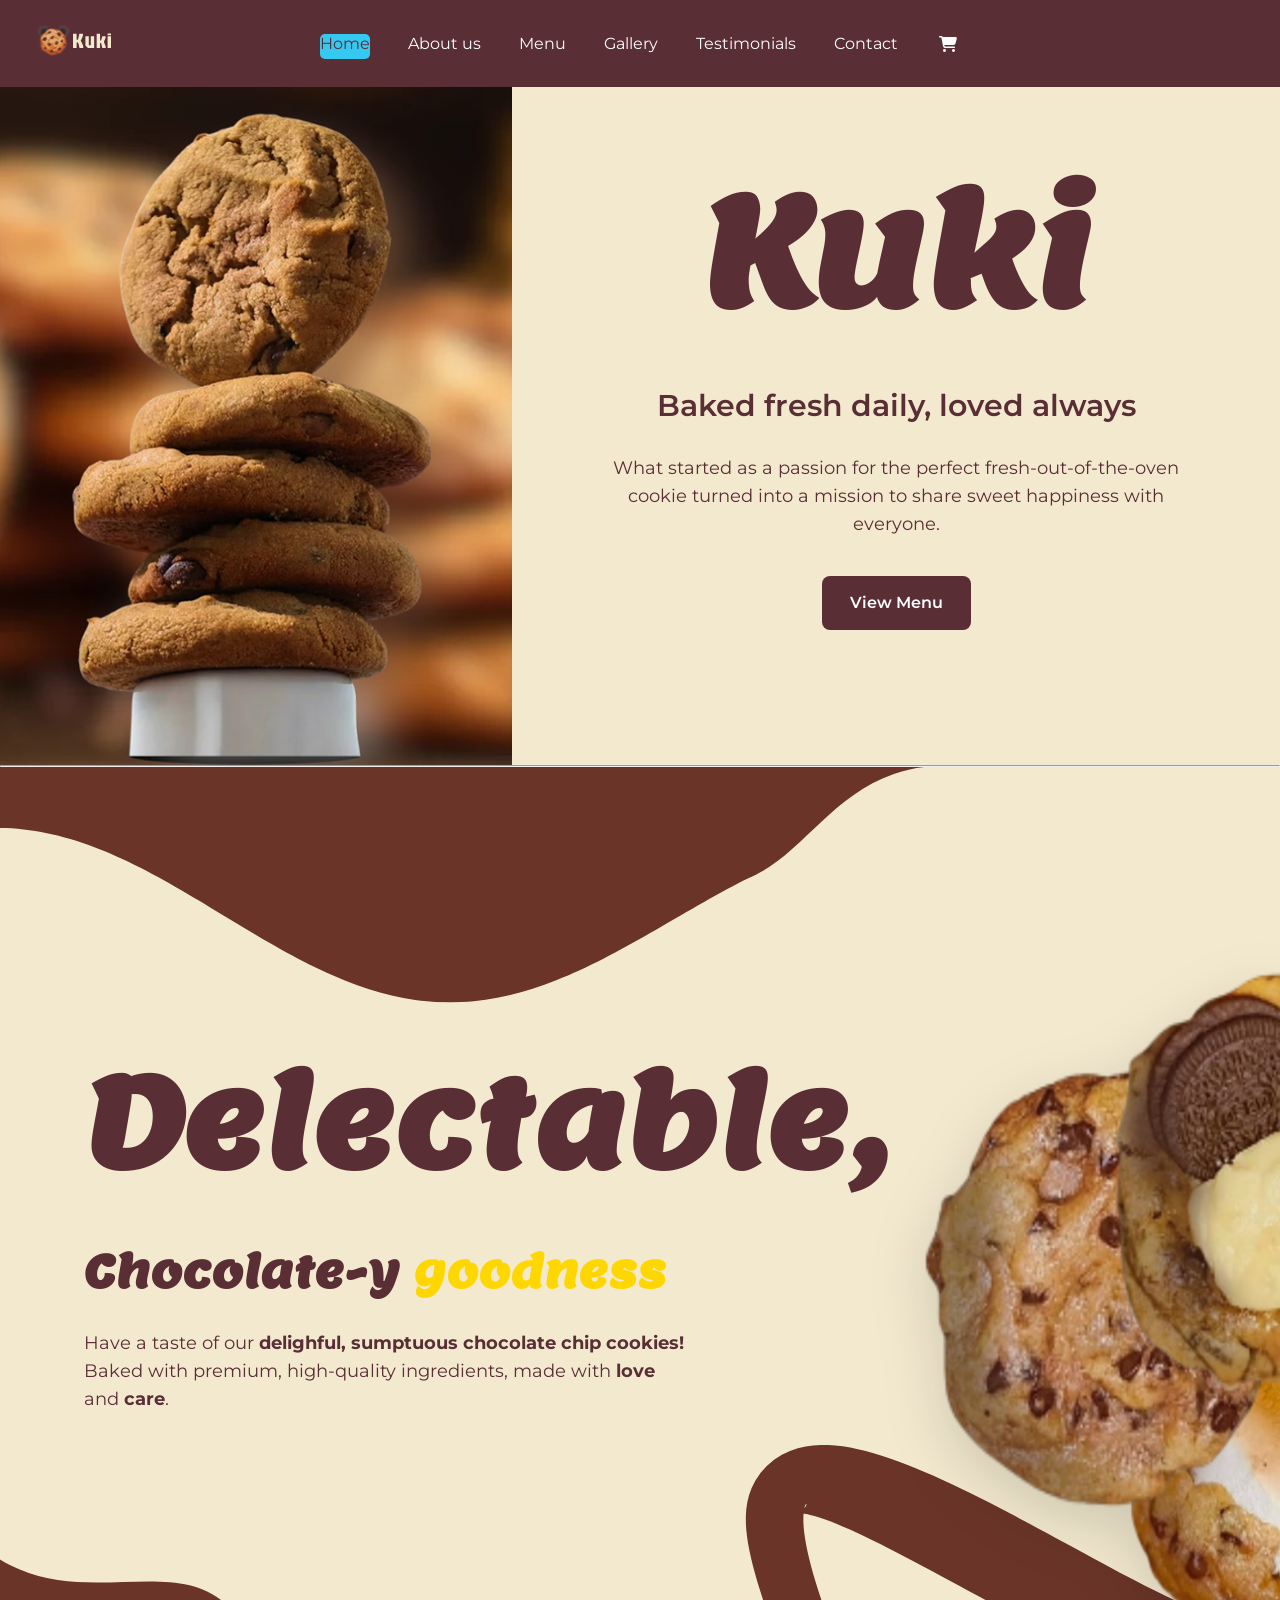
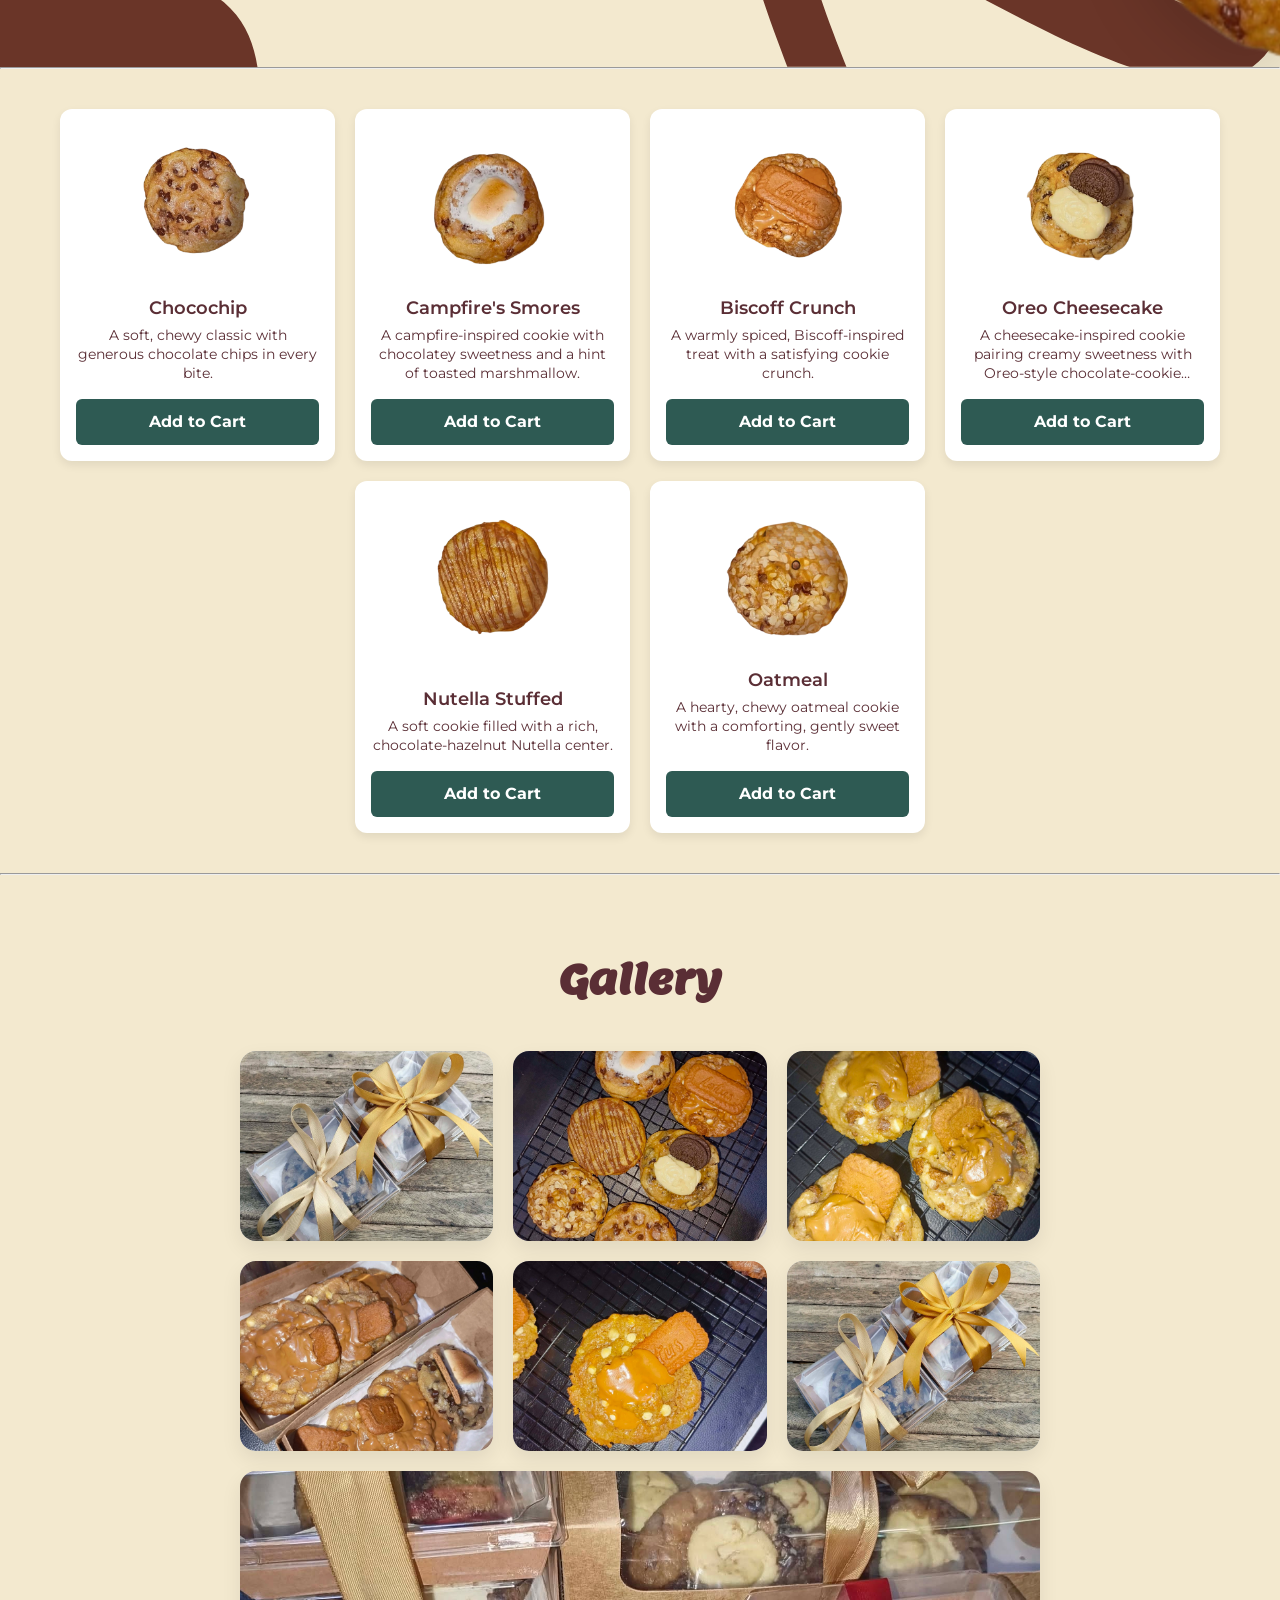
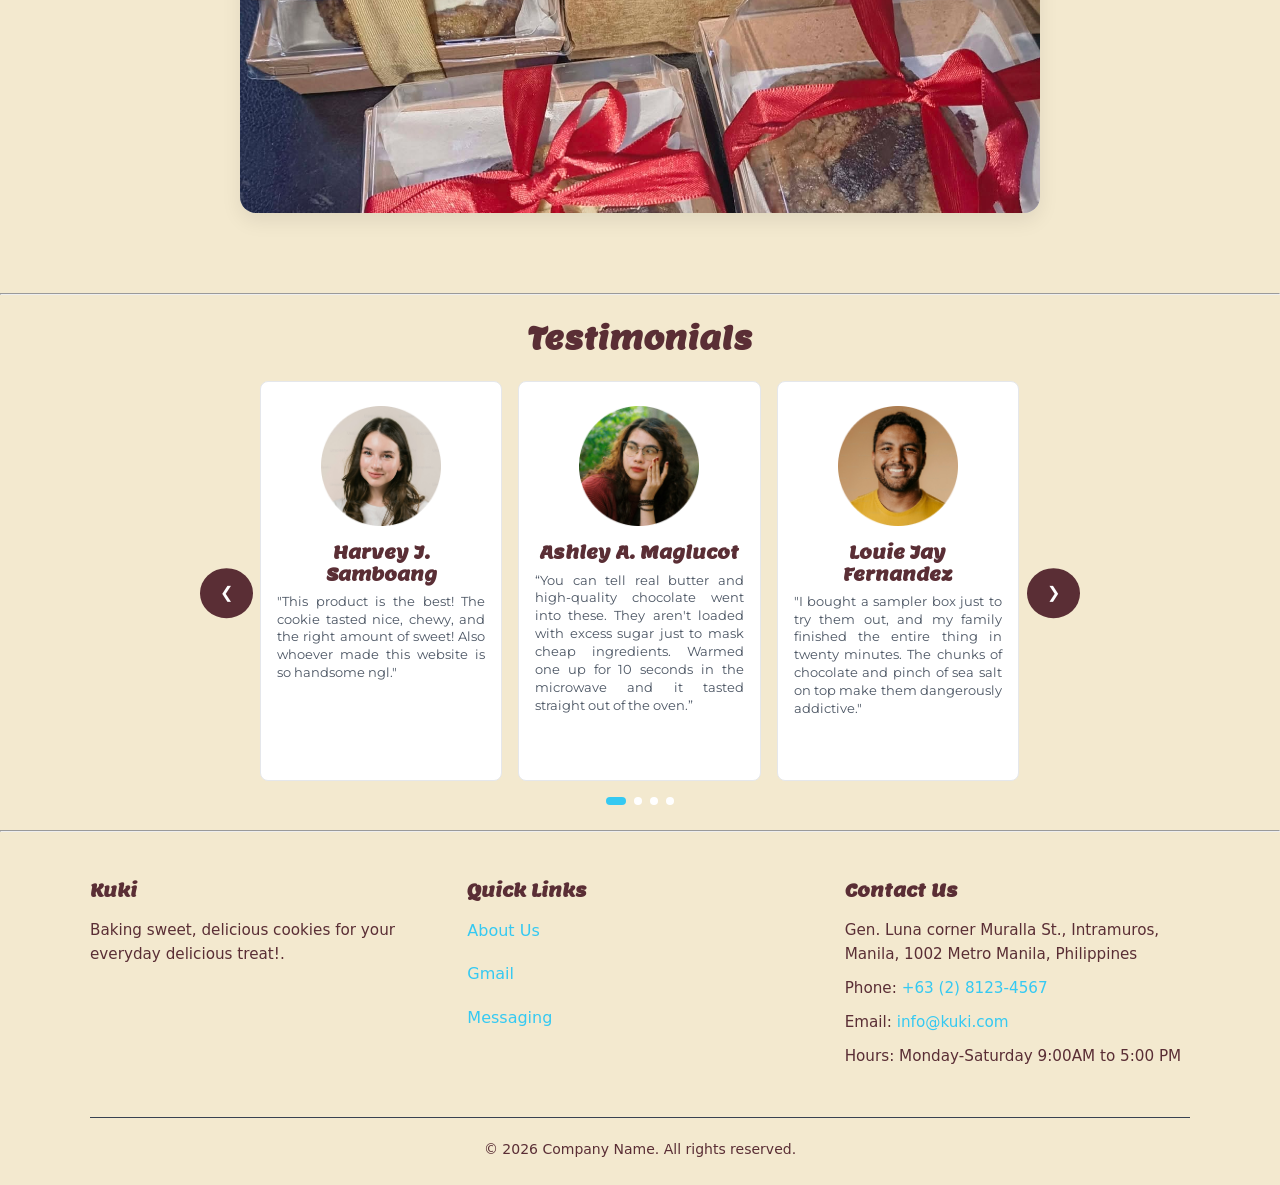
<file: index.html>
<!DOCTYPE html>
<html lang="en">
<head>
    <meta charset="UTF-8">
    <meta name="viewport" content="width=device-width, initial-scale=1.0">
    <title>Cookie Design 2</title>
    <link rel="stylesheet" href="https://cdnjs.cloudflare.com/ajax/libs/font-awesome/6.5.2/css/all.min.css" />
    <link rel = "stylesheet" href = "mainStyle.css">
    <link rel="stylesheet" href="products-style.css">
    <link rel="stylesheet" href="form.css">
    <link rel="stylesheet" href="home-about-mobile.css">
    <script src="main.js" defer></script>
</head>
<body>
    
    <header>
    <nav aria-label="Main">
      <a href="#home" class="business-logo" aria-label="Kukie home">
        <img src="images/Cookie logo.svg" alt="">
      </a>
      <button class="nav-toggle" type="button" aria-expanded="false" aria-controls="primary-navigation" aria-label="Open navigation menu">
        <span></span>
        <span></span>
        <span></span>
      </button>
      <ul class="nav-menu" id="primary-navigation">
        <li><a href="#home" aria-current="page" class="nav-link">Home</a></li>
        <li><a href="#about" class="nav-link">About us</a></li>
        <li><a href="#menu" class="nav-link">Menu</a></li>
        <li><a href="#gallery" class="nav-link">Gallery</a></li>
        <li><a href="#carousel-page" class="nav-link">Testimonials</a></li>
        <li><a href="#contact" class="nav-link">Contact</a></li>
        <li class="navIcons">
          <a href="checkout/checkout.html" class="cart-icon" aria-label="Shopping cart">
            <i class="fa-sharp fa-solid fa-cart-shopping iconCart" aria-hidden="true"></i>
            <span class="cart-count-badge" aria-live="polite" aria-atomic="true" hidden>0</span>
          </a>
          
        </li>
      </ul>
    </nav>
  </header>

  <section class="hero" id = "home">
  <!-- Left Column: Image -->
    <div class="hero-image">
        <img src="images/nodiabetoCookie 1.png" alt="bgimg">
    </div>

    <!-- Right Column: Content -->
    <div class="hero-content">
        <h1 class="hero-title">Kuki</h1>
        <h2>Baked fresh daily, loved always</h2>
        <p class="hero-description">
        What started as a passion for the perfect fresh-out-of-the-oven cookie turned into a mission to share sweet happiness with everyone. 
        </p>
        <div class="hero-actions">
        <a href="#menu" class="btn-primary">View Menu</a>
        </div>
    </div>
  </section>

<hr>

  <section class = "about" id = "about">

    <div class="about-content">
        <h1 class="about-title">Delectable,</h1>
        <h2 class = "about-subtitle">Chocolate-y <span>goodness</span></h2>
        <p class="about-description">
        Have a taste of our <span>delighful, sumptuous chocolate chip cookies!</span> Baked with premium, high-quality ingredients, made with <span>love</span> and <span>care</span>. 
        </p>
    </div>

    <div class="about-visual">
    <img src="about us designs/AboutUSCookie.png" alt="Stack of freshly baked cookies" class="about-main-img">
    </div>

  </section>

  <hr>

  <section id = "menu" class = "menu-content">

    <div class="main-content">
      <div class="products-container">
      </div>
      <div class="toast-container" aria-live="polite"></div>
    </div>

  </section>

  <hr>

<section id="gallery" class="gallery-section">
  <h2 class="section-title">Gallery</h2>
  <div class="section-content">
    <ul class="gallery-list">
      <li class="gallery-item">
        <img src="images/image-1.jpg" alt="Freshly baked chocolate chip cookies" class="gallery-image">
      </li>
      <li class="gallery-item">
        <img src="images/image-2.jpg" alt="Oreo cookies and cream batch" class="gallery-image">
      </li>
      <li class="gallery-item">
        <img src="images/image-3.jpg" alt="Melty s'mores cookie close-up" class="gallery-image">
      </li>
      <li class="gallery-item">
        <img src="images/image-4.jpg" alt="Golden baked oatmeal cookies" class="gallery-image">
      </li>
      <li class="gallery-item">
        <img src="images/image-5.jpg" alt="Nutella stuffed chocolate cookie" class="gallery-image">
      </li>
      <li class="gallery-item">
        <img src="images/image-6.jpg" alt="Biscoff cookie drizzle" class="gallery-image">
      </li>
      <li class="gallery-item">
        <img src="images/image-7.jpg" alt="Assorted cookie box" class="gallery-image">
      </li>
    </ul>
  </div>
</section>

<hr>

<section id = "carousel-page" class="carousel-section">

      <h2> Testimonials </h2>

      <div class="carousel-wrapper" role="region" aria-roledescription="carousel" aria-label="Featured items">
        <button class="carousel-btn prev" aria-label="Previous slide">&#10094;</button>
          <div class="carousel-track" id="carouselTrack">

              <div class="carousel-item">
                <img src="Testimonial pics/Frame 3.png" alt="harvey" class="card-img">
                <div class="card-body">
                  <h3 class="card-title">Harvey J. Samboang</h3>
                  <p class="card-desc">"This product is the best! The cookie tasted nice, chewy, and the right amount of sweet! Also whoever made this website is so handsome ngl."</p>
                  <span class="card-price"><i></i></span>
                </div>
              </div>

              <div class="carousel-item">
                <img src="Testimonial pics/Frame 4.png" alt="maglucot" class="card-img">
                <div class="card-body">
                  <h3 class="card-title">Ashley A. Maglucot</h3>
                  <p class="card-desc">“You can tell real butter and high-quality chocolate went into these. They aren't loaded with excess sugar just to mask cheap ingredients. Warmed one up for 10 seconds in the microwave and it tasted straight out of the oven.”</p>
                  <span class="card-price"><i></i></span>
                </div>
              </div>

              <div class="carousel-item">
                <img src="Testimonial pics/Frame 5.png" alt="fernandez" class="card-img">
                <div class="card-body">
                  <h3 class="card-title">Louie Jay Fernandez</h3>
                  <p class="card-desc">"I bought a sampler box just to try them out, and my family finished the entire thing in twenty minutes. The chunks of chocolate and pinch of sea salt on top make them dangerously addictive."</p>
                  <span class="card-price"><i></i></span>
                </div>
              </div>

              <div class="carousel-item">
                <img src="profiles/Frame 6.png" alt="chocochip" class="card-img">
                <div class="card-body">
                  <h3 class="card-title">Celine P. Garcia </h3>
                  <p class="card-desc">"I ordered a box for my sister's birthday and she couldn't stop raving about them. The packaging kept every single cookie intact, and they still tasted fresh days later. Definitely ordering a box just for myself next time."</p>
                  <span class="card-price"><i></i></span>
                </div>
              </div>

              <div class="carousel-item">
                <img src="profiles/Frame 7.png" alt="chocochip" class="card-img">
                <div class="card-body">
                  <h3 class="card-title">Mark Luis Guillena</h3>
                  <p class="card-desc">"Shet shet shet ansarap ng product nato siguro yung baker rin. Bibili uli ako for sure sobrang addictive grabe."</p>
                  <span class="card-price"><i></i></span>
                </div>
              </div>

              <div class="carousel-item">
                <img src="profiles/Frame 8.png" alt="chocochip" class="card-img">
                <div class="card-body">
                  <h3 class="card-title">Rafael C. Morales</h3>
                  <p class="card-desc">"This product is so delicious and sweet. I would one-hundred percent buy more and try the others that I haven't tried!"</p>
                  <span class="card-price"><i></i></span>
                </div>
              </div>

          </div>
        <button class="carousel-btn next" aria-label="Next slide">&#10095;</button>

        <div class="carousel-dots" id="carouselDots"></div>

    </div>

    </section>
<hr>

    <footer class="site-footer" id="contact">
      <div class="footer-container">
        <!-- Brand / Summary Column -->
        <div class="footer-col">
          <h3>Kuki</h3>
          <p>Baking sweet, delicious cookies for your everyday delicious treat!.</p>
        </div>

        <!-- Quick Links Column -->
        <div class="footer-col">
          <h4>Quick Links</h4>
          <ul>
            <li><a href="#about">About Us</a></li>
            <li><a href="https://mail.google.com/mail/?view=cm&amp;fs=1&amp;to=andreiperola07%40gmail.com" target="_blank" rel="noopener noreferrer">Gmail</a></li>
            <li><a href="https://www.facebook.com/profile.php?id=61593571490545&mibextid=wwXIfr&rdid=m3ne6a4j3n7KDc0v&share_url=https%3A%2F%2Fwww.facebook.com%2Fshare%2F14tc1utLJzk%2F%3Fmibextid%3DwwXIfr#">Messaging</a></li>
          </ul>
        </div>

        <!-- Contact Details Column -->
        <div class="footer-col">
          <h4>Contact Us</h4>
          <address class="footer-contact">
            <p>Gen. Luna corner Muralla St., Intramuros, Manila, 1002 Metro Manila, Philippines</p>
            <p>Phone: <a href="tel:+63281234567">+63 (2) 8123-4567</a></p>
            <p>Email: <a href="https://mail.google.com/mail/?view=cm&amp;fs=1&amp;to=andreiperola07%40gmail.com" target="_blank" rel="noopener noreferrer">info@kuki.com</a></p>
            <p>Hours: Monday-Saturday 9:00AM to 5:00 PM</p>
          </address>
        </div>
      </div>

      <div class="footer-bottom">
        <p>&copy; 2026 Company Name. All rights reserved.</p>
      </div>
    </footer>

    <div class="js-cart-form cart-form" style="display: none;">
    </div>

    <script type="module" src="produkto.js"></script>
</body>
</html>
</file>
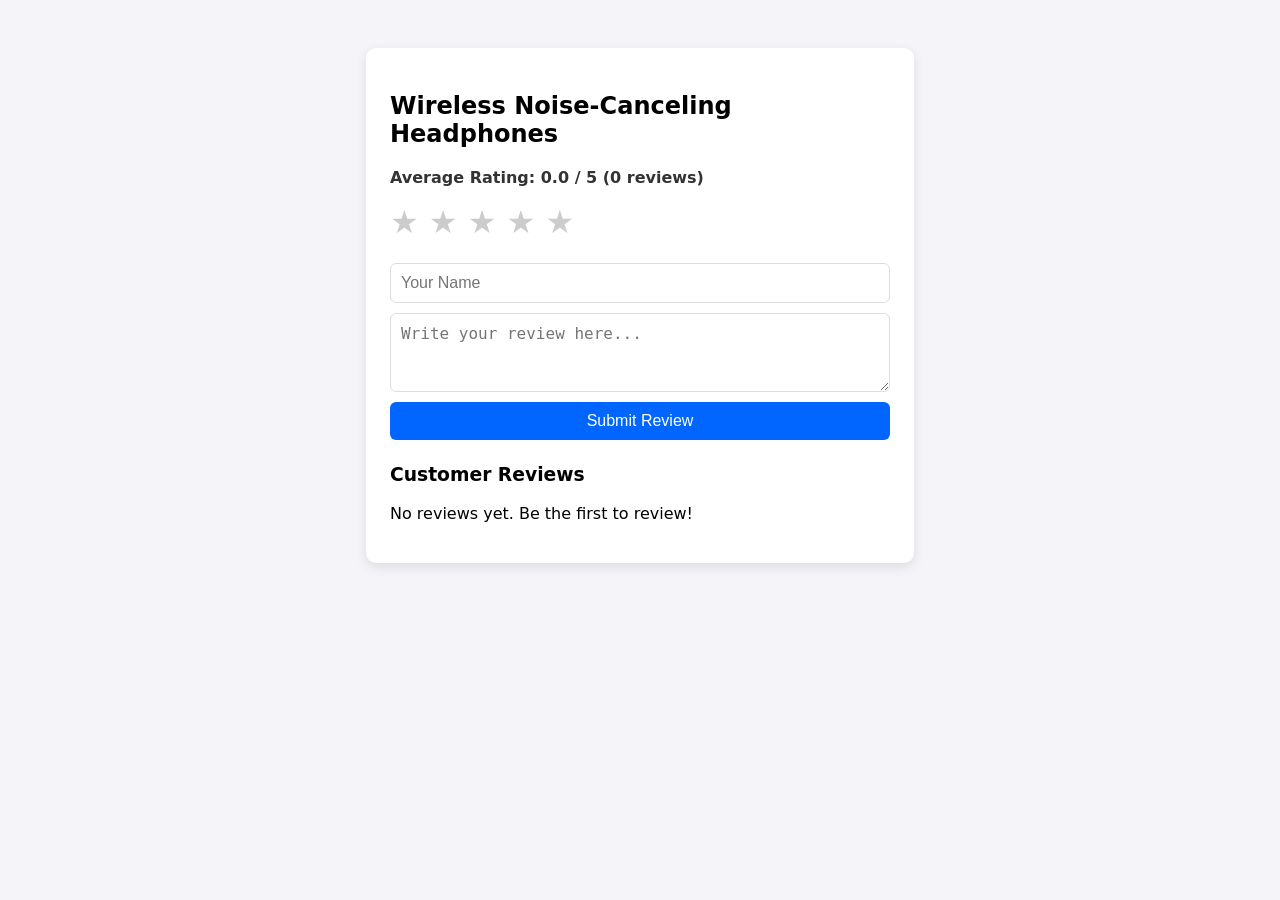
<file: testing.html>
<!DOCTYPE html>
<html lang="en">
<head>
  <meta charset="UTF-8">
  <meta name="viewport" content="width=device-width, initial-scale=1.0">
  <title>Product Rating & Reviews</title>
  <link rel="stylesheet" href="csTestings.css">
</head>
<body>

  <div class="product-card">
    <h2>Wireless Noise-Canceling Headphones</h2>
    <div class="average-rating">
      Average Rating: <span id="avg-score">0.0</span> / 5 (<span id="review-count">0</span> reviews)
    </div>

    <!-- Review Submission Form -->
    <form id="review-form">
      <div class="star-input" id="star-container">
        <span class="star" data-value="1">&#9733;</span>
        <span class="star" data-value="2">&#9733;</span>
        <span class="star" data-value="3">&#9733;</span>
        <span class="star" data-value="4">&#9733;</span>
        <span class="star" data-value="5">&#9733;</span>
      </div>
      
      <input type="text" id="username" placeholder="Your Name" required>
      <textarea id="comment" rows="3" placeholder="Write your review here..." required></textarea>
      <button type="submit">Submit Review</button>
    </form>

    <!-- Submitted Reviews List -->
    <div class="reviews-section">
      <h3>Customer Reviews</h3>
      <div id="reviews-list"></div>
    </div>
  </div>

  <script src="test.js"></script>
</body>
</html>
</file>
<file: mainStyle.css>
@import url('https://fonts.googleapis.com/css2?family=Anton&family=Lemon&family=Montserrat:ital,wght@0,100..900;1,100..900&display=swap');
/* 1. Box-Sizing & Reset */
*,
*::before,
*::after {
  box-sizing: border-box;
  margin: 0;
  padding: 0;
}

/* 2. Custom Theme Variables (Replace with your Figma colors & fonts) */
:root {
  --bg-primary: #F3E9CF;
  --bg-secondary: #5A2E35;
  --text-primary: #5A2E35;
  --text-secondary: #FFFF;
  --hover-color: #35c9f2;
  --font-heading: 'Lemon', serif;
  --font-body: 'Montserrat', sans-serif;
  --container-max: 1200px;
}

/* 3. Smooth Scrolling & Base Typography */
html {
  scroll-behavior: smooth;
  font-size: 16px;
}

body {
  font-family: var(--font-body);
  color: var(--text-primary);
  background-color: var(--bg-primary);
  line-height: 1.6;
  -webkit-font-smoothing: antialiased;
  overflow-x: hidden; /* Prevents accidental horizontal scroll */
}

h1, h2, h3, h4 {
  font-family: var(--font-heading);
  line-height: 1.2;
}

h2 {
    font-family: var(--font-body);
    font-size: 30px;
    font-weight: 600;
}

/* 4. Responsive Media Defaults */
img,
picture,
svg {
  display: block;
  max-width: 100%;
}

/* 5. Clean Link & Button Resets */
a {
  color: inherit;
  text-decoration: none;
}

button {
  font: inherit;
  background: none;
  border: none;
  cursor: pointer;
}

/* 6. Single-Page Section Offset (Prevents sticky navbar from covering titles) */
section {
  scroll-margin-top: 80px;
}

/* 7. Optional Centered Container Utility */
.container {
  width: 100%;
  max-width: var(--container-max);
  margin: 0 auto;
  padding: 0 24px;
}





/* ---------- Home page ---------- */


header {
  position: fixed;   /* Pin the bar layout to the screen window frame layer */
  top: 0;
  left: 0;
  width: 100%;
  z-index: 1000;     /* Floats navbar over top of background graphics safely */
}

nav {
  position: relative;
  display: flex;
  justify-content: center;
  align-items: center;
  height: 87px;
  width: 100%;       /* Fluid matching width layout properties */
  padding: 5px;
  background-color: var(--bg-secondary);
  color: var(--text-secondary);
}

.nav-link {
  position: relative;
  text-decoration: none; 
  padding-bottom: 6px;
  background-color: transparent;
  transition: background-color 0.2s ease;
}

.nav-link::after {
  content: "";
  position: absolute;
  left: 0;
  bottom: 0;
  width: 100%;
  height: 2px;
  background-color: var(--hover-color);
  transform: scaleX(0);
  transform-origin: left;
  transition: transform 0.25s ease;
}

.nav-link:hover::after,
.nav-link:focus-visible::after {
  transform: scaleX(1);
}

.nav-link.active{

  background-color: var(--hover-color);
  border-radius: 5px;
  color: var(--text-primary);

}

.nav-link.active::after {

opacity: 0;

}

.navIcons{
  display: flex;
  align-items: center;
  gap: 20px;
  color: var(--text-secondary);
}

.invisible {
  color: transparent;
}

.navIcons a {
  display: inline-flex;
  align-items: center;
  justify-content: center;
  min-width: 24px;
  min-height: 36px;
}

.nav-toggle {
  display: none;
}

ul {
  display: flex;
  justify-content: center;
  gap: 10px;
  align-items: center;
  width: 50rem;
  list-style-type: none;
  background-color: transparent;
}

li {
  background-color: transparent;
}

nav img {
  width: 150px;
  height: 150px;
  background-color: transparent;
}

.business-logo {
  background-color: transparent;
  position: absolute;
  top: -35px;
  left: 20px;
  z-index: 1;
}

.nav-menu {
  width: 50rem;
  gap: 38px;
}

@media (max-width: 850px) {
  nav {
    height: 72px;
    justify-content: flex-end;
    padding: 0 20px;
  }

  nav img {
    width: 112px;
    height: 112px;
  }

  .business-logo {
    top: -20px;
    left: 12px;
  }

  .nav-toggle {
    display: flex;
    flex-direction: column;
    justify-content: center;
    gap: 5px;
    width: 44px;
    height: 44px;
    padding: 9px;
    color: var(--text-secondary);
    z-index: 2;
  }

  .nav-toggle span {
    display: block;
    width: 100%;
    height: 2px;
    background-color: currentColor;
    transition: transform 0.2s ease, opacity 0.2s ease;
  }

  .nav-toggle[aria-expanded="true"] span:first-child {
    transform: translateY(7px) rotate(45deg);
  }

  .nav-toggle[aria-expanded="true"] span:nth-child(2) {
    opacity: 0;
  }

  .nav-toggle[aria-expanded="true"] span:last-child {
    transform: translateY(-7px) rotate(-45deg);
  }

  .nav-menu {
    display: none;
    position: absolute;
    top: 100%;
    right: 0;
    left: 0;
    width: 100%;
    flex-direction: column;
    align-items: stretch;
    gap: 0;
    padding: 8px 20px 16px;
    background-color: var(--bg-secondary);
    box-shadow: 0 8px 16px rgba(0, 0, 0, 0.16);
  }

  .nav-menu.is-open {
    display: flex;
  }

  .nav-menu > li:not(.navIcons) {
    width: 100%;
  }

  .nav-link {
    display: block;
    padding: 10px 12px;
  }

  .navIcons {
    justify-content: flex-start;
    gap: 24px;
    padding: 8px 12px 0;
    border-top: 1px solid rgba(255, 255, 255, 0.2);
  }
}


/* ---------- main ---------- */

.hero {
  display: grid;
  grid-template-columns: 2fr 3fr; /* Equal 50/50 split */
  min-height: 85vh; /* Fills most of the viewport height */
  background-color: transparent;
}

/* Left Column */
.hero-image {
  width: 100%;
  height: 100%;
  overflow: hidden;
}

.hero-image img {
  width: 100%;
  height: 100%;
  object-fit: cover; /* Prevents image stretching */
  display: block;
}

/* Right Column */
.hero-content {
  display: flex;
  flex-direction: column;
  justify-content: center;
  align-items: center; /* Change to 'flex-end' and text-align: right if right-aligned */
  text-align: center;
  gap: 30px;
  padding: 25px;
  max-width: 650px;
  margin: 0 auto;
}


.hero-title {
  font-size: 150px;
  line-height: 1.15;
  color: var(--text-primary);
  text-align: center;
}

.hero-description {
  font-size: 1.1rem;
  line-height: 1.6;
  color: var(--text-primary);
  text-align: center; /* Centered text for better mobile readability */
}

.hero-actions {
  display: flex;
  gap: 16px;
  margin-top: 8px;
}

.btn-primary{
  padding: 14px 28px;
  border-radius: 8px;
  font-weight: 600;
  text-decoration: none;
  transition: background-color 0.2s;
  background-color: var(--bg-secondary);
  color: var(--text-secondary);
}


.btn-primary:hover{
  opacity: 0.9;
  background-color: var(--hover-color);
  color: var(--text-primary);
}

/* About Us Section */

.about {
  display: grid;
  min-height: 100vh; /* Fills most of the viewport height */
  background-color: transparent;
  grid-template-columns: 3fr 2fr;
  overflow: hidden; /* Prevents accidental horizontal scroll */
  background-image: url("images/officialbg.svg");
  background-size: cover;
  background-position: center;
  
}


.about-content {
  display: flex;
  flex-direction: column;
  justify-content: center;
  align-items: flex-start; /* Change to 'flex-end' and text-align: right if right-aligned */
  text-align: center;
  gap: 30px;
  padding: 25px;
  max-width: 650px;
  margin: 0 auto;
}

.about-subtitle span {

  color: gold;

}

.about-description span {

  font-weight: bold;

}


.about-title {
  font-size: 125px;
  line-height: 1.15;
  color: var(--text-primary);
  text-align: left;
}

.about-subtitle {
  font-size: 45px;
  line-height: 1.2;
  text-align: left;
  color: var(--text-primary);
  font-family: var(--font-heading);
}

.about-description {
  font-size: 1.1rem;
  line-height: 1.6;
  color: var(--text-primary);
  text-align: left;
}


.about-visual {
  position: relative;
  display: flex;
  align-items: center;
  justify-content: center;
  padding: 40px;
}

/* Layer 2: Main photo sitting on top of the blob */
.about-main-img {
  position: relative;
  width: 100%;
  height: 100%;
  top: 10%;
  left: 11%;
  max-width: 420px;
  z-index: 2;        /* Above the blob */
  filter: drop-shadow(0 20px 30px rgba(0, 0, 0, 0.15)); /* Soft floating shadow */
}



/*  -------------- Carousel Css  */


.carousel-section h2 {

  text-align: center;
  font-family: var(--font-heading);
  color: var(--text-primary);
  padding-top: 25px;

}

.carousel-section {

  background-color: var(--bg-primary);

}

.carousel-wrapper {
  position: relative;
  max-width: 880px;
  margin: 0 auto;
  padding: 25px 60px;
}

.carousel-track {
  display: flex;
  gap: 16px;
  overflow-x: auto;
  scroll-snap-type: x mandatory;
  scroll-behavior: smooth;
  scrollbar-width: none; /* Firefox */
}

/* Hide scrollbar for Chrome, Safari and Opera */
.carousel-track::-webkit-scrollbar {
  display: none;
}

.carousel-item {
  flex: 0 0 calc(33.333% - 11px); /* Shows 3 cards on desktop */
  background: #ffffff;
  height: 400px;
  color: var(--text-primary);
  border: 1px solid #e5e7eb;
  text-align: center;
  border-radius: 8px;
  overflow: hidden; /* Clips image corners to match border-radius */
  display: flex;
  flex-direction: column;
  scroll-snap-align: start;
}

.card-img {
  width: 120px;
  height: 120px;
  object-fit: cover; /* Prevents image distortion */
  align-self: center; /* Centers the image horizontally */
  display: block;
  flex: 0 0 120px;
  margin-top: 24px;
}

.card-body {
  padding: 16px;
  display: flex;
  flex-direction: column;
  flex-grow: 1; /* Keeps card heights uniform */
  gap: 8px;
}

.card-title {
  margin: 0;
  font-size: 1.1rem;
  font-weight: 600;
}

.card-desc {
  margin: 0;
  font-size: 0.8rem;
  text-align: justify;
  color: #4b5563;
  line-height: 1.4;
  flex-grow: 1; /* Pushes the price to the bottom of the card */
}

.card-order {
  font-size: 0.9rem;
  color: #8f5114;
  text-decoration: underline;
  cursor: pointer;
  transition: color 0.2s ease;
}

.card-price {
  font-weight: 700;
  font-size: 20px;
  color: #111827;
  margin-top: 4px;
}

/* Keep the mobile rule at the bottom */
@media (max-width: 600px) {
  .carousel-item {
    flex: 0 0 80%;
  }
}


.carousel-btn {
  position: absolute;
  top: 50%;
  transform: translateY(-50%);
  background: var(--bg-secondary);
  color: var(--text-secondary);
  border: none;
  padding: 12px 20px;
  cursor: pointer;
  border-radius: 50%;
  z-index: 10;
  transition: background-color 0.2s;
}

.carousel-image {
  object-fit: cover;
  border-radius: 8px;
}

.carousel-btn:hover {
  background: var(--hover-color);
  color: var(--text-primary);
}

.carousel-btn.prev { left: 0; }
.carousel-btn.next { right: 0; }

.carousel-dots {
  display: flex;
  justify-content: center;
  gap: 8px;
  margin-top: 16px;
}

.dot {
  width: 8px;
  height: 8px;
  border-radius: 50%;
  background-color: white;
  border: none;
  padding: 0;
  cursor: pointer;
  transition: all 0.3s ease;
}

.dot:hover {
  background-color: var(--hover-color);
}

.dot.active {
  background-color: var(--hover-color);
  width: 20px; /* Stretches active dot into a pill shape */
  border-radius: 4px;
}



/* Responsive: Stack vertically on tablets and phones */
@media (max-width: 768px) {
  .hero {
    grid-template-columns: 1fr;
    min-height: auto;
  }

  .hero-image {
    height: 350px;
  }

  .hero-content {
    padding: 48px 24px;
  }

  .hero-title {
    font-size: 2.25rem;
  }

  .about {
    grid-template-columns: minmax(0, 1fr);
    min-height: auto;
  }

  .about-content {
    align-items: center;
    gap: 18px;
    max-width: none;
    padding: 40px 20px 8px;
    text-align: center;
  }

  .about-title {
    font-size: clamp(2.6rem, 11vw, 4.5rem);
    text-align: center;
  }

  .about-subtitle {
    font-size: clamp(1.5rem, 6vw, 2.25rem);
    text-align: center;
  }

  .about-description {
    max-width: 36rem;
    font-size: 1rem;
    text-align: center;
  }

  .about-visual {
    min-height: 260px;
    padding: 12px 20px 32px;
  }

  .about-main-img {
    top: auto;
    left: auto;
    width: min(100%, 340px);
    height: auto;
    object-fit: contain;
  }
}

/* --- Contact ---- */

.site-footer {
  background-color: var(--bg-primary);
  color: var(--text-primary);
  font-family: system-ui, -apple-system, sans-serif;
  padding: 3rem 1.5rem 1.5rem;
}

.footer-container {
  max-width: 1100px;
  margin: 0 auto;
  display: grid;
  grid-template-columns: repeat(auto-fit, minmax(220px, 1fr));
  gap: 2rem;
}

.footer-col h3,
.footer-col h4 {
  color: var(--text-primary);
  margin-top: 0;
  margin-bottom: 1rem;
  font-size: 1.1rem;
}

.footer-col p {
  margin: 0 0 0.6rem;
  line-height: 1.6;
  font-size: 0.95rem;
}

.footer-col ul {
  list-style: none;
  padding: 0;
  margin: 0;
  display: flex;
  flex-direction: column;
  width: auto;
  align-items: start;
}

.footer-col ul li {
  margin-bottom: 0.5rem;
}

.site-footer a {
  color: var(--hover-color);
  text-decoration: none;
}

.site-footer a:hover {
  text-decoration: underline;
}

.footer-contact {
  font-style: normal; /* Overrides default italic styling of <address> */
}

.footer-bottom {
  max-width: 1100px;
  margin: 2.5rem auto 0;
  padding-top: 1.25rem;
  border-top: 1px solid #374151;
  text-align: center;
  font-size: 0.875rem;
  color: var(--text-primary);
}


/* Gallery */


.gallery-section {
  padding: 80px 24px;
  background-color: var(--bg-primary); /* Warm cream background matching your hero */
}

.section-title {
  text-align: center;
  font-size: 2.5rem;
  font-family: var(--font-heading);
  color: var(--text-primary);
  margin-bottom: 48px;
  text-transform: capitalize;
}

.section-content {
  display: flex;
  max-width: 1200px;
  margin: 0 auto;
  justify-content: center;
}

.gallery-list {
  list-style: none; /* Removes default bullet points */
  display: grid;
  grid-template-columns: repeat(3, 1fr); /* 3 equal columns on desktop */
  gap: 20px;
}

.gallery-item {
  border-radius: 16px;
  overflow: hidden; /* Clips image corners and keeps hover zoom inside the card */
  aspect-ratio: 4 / 3; /* Forces every photo into a uniform rectangular ratio */
  background-color: #e5e7eb;
  box-shadow: 0 8px 20px rgba(0, 0, 0, 0.08);
  cursor: pointer;
}

/* Makes the 7th item span across the full bottom row so the grid ends evenly */
.gallery-item:nth-child(7) {
  grid-column: 1 / -1;
  aspect-ratio: 21 / 9;
}

.gallery-image {
  width: 100%;
  height: 100%;
  object-fit: cover; /* Prevents image stretching */
  display: block;
  transition: transform 0.4s ease, filter 0.4s ease, box-shadow 0.25s ease;
}

/* Smooth zoom and subtle warmth on hover */
.gallery-item:hover .gallery-image {
  transform: scale(1.06);
  filter: brightness(1.03);
}

/* Tablet: 2 columns */
@media (max-width: 900px) {
  .gallery-list {
    grid-template-columns: repeat(2, 1fr);
  }
}

/* Mobile: 1 column */
@media (max-width: 550px) {
  .gallery-list {
    grid-template-columns: 1fr;
  }

  .gallery-item:nth-child(7) {
    aspect-ratio: 4 / 3;
  }
}
</file>
<file: products-style.css>
* {
  margin: 0;
  padding: 0;
  box-sizing: border-box;
}

:root {
  --bg-primary: #F3E9CF;
  --bg-secondary: #5A2E35;
  --text-primary: #5A2E35;
  --text-secondary: #FFFF;
  --text-thirdary: #73d1c2;
  --hover-color: #35c9f2;
  --font-heading: 'Lemon', serif;
  --font-body: 'Montserrat', sans-serif;
  --container-max: 1200px;
}

.cart-icon,
.site-header-icon-action {
  position: relative;
}

.cart-count-badge {
  position: absolute;
  top: -5px;
  right: -9px;
  display: grid;
  place-items: center;
  min-width: 18px;
  height: 18px;
  padding: 0 4px;
  border-radius: 999px;
  background-color: var(--hover-color);
  color: var(--text-primary);
  font-family: var(--font-body);
  font-size: 0.7rem;
  font-weight: 700;
  line-height: 1;
}

.cart-count-badge[hidden] {
  display: none;
}

.main-content {
  display: flex;
  flex-direction: column;
  align-items: center;
  max-width: 1280px;
  margin: 0 auto;
  padding: 40px;
}

.toast-container {
  position: fixed;
  bottom: 24px;
  right: 24px;
  z-index: 9999;
  display: flex;
  flex-direction: column;
  gap: 10px;
  pointer-events: none;
}

.cart-toast {
  display: flex;
  align-items: center;
  gap: 12px;
  background-color: #111827;
  color: #f9fafb;
  padding: 12px 16px;
  border-radius: 10px;
  border: 1px solid rgba(255, 255, 255, 0.1);
  box-shadow: 0 10px 25px rgba(0, 0, 0, 0.2);
  font-family: -apple-system, BlinkMacSystemFont, "Segoe UI", Roboto, sans-serif;
  font-size: 14px;
  opacity: 0;
  transform: translateY(16px);
  transition: opacity 0.25s ease, transform 0.25s ease;
}

.cart-toast.show {
  opacity: 1;
  transform: translateY(0);
}

.cart-toast-icon {
  display: flex;
  align-items: center;
  justify-content: center;
  width: 22px;
  height: 22px;
  border-radius: 50%;
  background-color: #10b981;
  color: #ffffff;
  flex-shrink: 0;
}

.cart-toast-text strong {
  color: #ffffff;
  font-weight: 600;
}

.cart-toast-text span {
  color: #d1d5db;
}

h1 {
  display: flex;
  justify-content: center;
  margin-top: 30px;
  margin-bottom: 20px;
  font-size: 2rem;
  color: #4a2e18;
}

.products-container {
  display: flex;
  flex-wrap: wrap;
  justify-content: center;
  gap: 20px;
  width: 100%;
  max-width: 1200px;
  padding: 0 16px;
}

.cards {
  display: flex;
  flex-direction: column;
  justify-content: space-between;
  flex: 1 1 220px;
  max-width: 275px;
  background-color: white;
  border-radius: 12px;
  padding: 16px;
  box-shadow: 0 4px 10px rgba(0, 0, 0, 0.08);
}

.img-container {
  position: relative;
  display: flex;
  justify-content: center;
  align-items: center;
  height: 160px;
  margin-bottom: 12px;
}

.product-img {
  object-fit: contain;
  width: 100%;
  height: 100%;
}

.fav-btn {
  position: absolute;
  top: 0;
  right: 0;
  background: none;
  border: none;
  font-size: 1.4rem;
  cursor: pointer;
  color: #b33939;
  transition: transform 0.2s;
}

.description {
  display: flex;
  flex-direction: column;
  gap: 8px;
  text-align: center;
}

.description h2 {
  font-size: 1.1rem;
  color: var(--text-primary);
}

.description p {
  font-size: 0.85rem;
  color: var(--text-primary);
  line-height: 1.4;
  display: -webkit-box;
  -webkit-line-clamp: 3;
  -webkit-box-orient: vertical;
  overflow: hidden;
}

.description button {
  margin-top: 8px;
  padding: 10px;
  background-color: #2E5A53;
  color: var(--text-secondary);
  border: none;
  border-radius: 6px;
  font-weight: bold;
  cursor: pointer;
  transition: background-color 0.2s;
}

.description button:hover {
  background-color: var(--hover-color);
  color: var(--text-primary);
}
</file>
<file: form.css>
.cart-form {
  position: fixed;
  top: 0;
  left: 0;
  width: 100%;
  height: 100%;
  background-color: rgba(0, 0, 0, 0.5);
  display: flex;
  justify-content: center;
  align-items: center;
  z-index: 1000;
}

.modal-content {
  background-color: #f8efe1;
  padding: 24px;
  border-radius: 12px;
  width: 90%;
  height: auto;
  max-width: 450px;
  position: relative;
  box-shadow: 0 8px 20px rgba(0, 0, 0, 0.2);
}

.close-btn {
  position: absolute;
  top: 10px;
  right: 15px;
  background: none;
  border: none;
  font-size: 1.5rem;
  cursor: pointer;
  color: #5a3d28;
}

.modal-body {
  display: flex;
  flex-direction: column;
  gap: 16px;
}

.form-product-image {
  width: 100%;
  height: 150px;
  object-fit: contain;
}

.price-label-container {
  color: #b07542;
  margin-top: 12px;
  font-weight: bold;
}

.form-group {
  display: flex;
  flex-direction: column;
  gap: 6px;
  margin-top: 10px;
}

.form-group input[type="number"] {
  padding: 8px;
  border: 1px solid #c8a27d;
  border-radius: 6px;
  width: 80px;
}

.variations {
  position: relative;
  display: flex;
  width: min(100%, 200px);
  overflow: hidden;
  border-radius: 999px;
}

.variations::before {
  position: absolute;
  top: 4px;
  bottom: 4px;
  left: 4px;
  width: calc(50% - 4px);
  background: #805234;
  border-radius: 16px;
  box-shadow: 0 2px 6px rgba(90, 61, 40, 0.2);
  content: "";
  transition: transform 0.40s ease;
}

.variations:has(input[data-grams="100g"]:checked)::before {
  transform: translateX(100%);
}

.variation-option {
  position: relative;
  z-index: 1;
  display: grid;
  flex: 1;
  min-height: 40px;
  place-items: center;
  color: #684229;
  border-radius: 999px;
  cursor: pointer;
  font-size: 0.9rem;
  font-weight: 700;
  transition: color 0.2s ease;
}

.variation-option:has(input:checked) {
  color: #fff;
}

.variation-option input {
  position: absolute;
  width: 1px;
  height: 1px;
  overflow: hidden;
  clip: rect(0, 0, 0, 0);
  white-space: nowrap;
  clip-path: inset(50%);
}

.variation-option input:focus-visible + span {
  outline: 2px solid #38291f;
  outline-offset: 3px;
  border-radius: 4px;
}

.confirm-cart-btn {
  margin-top: 16px;
  width: 100%;
  padding: 10px;
  background-color: #c88a53;
  color: white;
  border: none;
  border-radius: 6px;
  font-size: 14px;
  font-weight: bold;
  cursor: pointer;
  transition: background-color 0.2s ease;
}

.confirm-cart-btn:hover {
  background-color: #b07542;
}
</file>
<file: home-about-mobile.css>
@media (max-width: 850px) {
  .hero-image,
  .about-visual {
    display: none !important;
  }

  .hero {
    grid-template-columns: minmax(0, 1fr);
    min-height: 0;
  }

  .about {
    grid-template-columns: minmax(0, 1fr);
    min-height: 0;
    background-image: none !important;
  }
}
</file>
<file: csTestings.css>
body {
  font-family: system-ui, sans-serif;
  background-color: #f4f4f9;
  display: flex;
  justify-content: center;
  padding: 40px 20px;
}

.product-card {
  background: #fff;
  padding: 24px;
  border-radius: 10px;
  box-shadow: 0 4px 12px rgba(0, 0, 0, 0.1);
  max-width: 500px;
  width: 100%;
}

.average-rating {
  font-weight: bold;
  margin-bottom: 16px;
  color: #333;
}

.star-input {
  font-size: 2rem;
  cursor: pointer;
  user-select: none;
  margin-bottom: 12px;
}

.star {
  color: #ccc;
  transition: color 0.2s;
}

.star.hovered,
.star.selected {
  color: #ffb400;
}

form {
  display: flex;
  flex-direction: column;
  gap: 10px;
  margin-bottom: 24px;
}

input, textarea {
  padding: 10px;
  border: 1px solid #ddd;
  border-radius: 6px;
  font-size: 1rem;
}

button {
  padding: 10px;
  background-color: #0066ff;
  color: white;
  border: none;
  border-radius: 6px;
  font-size: 1rem;
  cursor: pointer;
}

button:hover {
  background-color: #0052cc;
}

.review-item {
  border-top: 1px solid #eee;
  padding: 12px 0;
}

.review-header {
  display: flex;
  justify-content: space-between;
  font-weight: bold;
  margin-bottom: 4px;
}

.review-stars {
  color: #ffb400;
}
</file>
